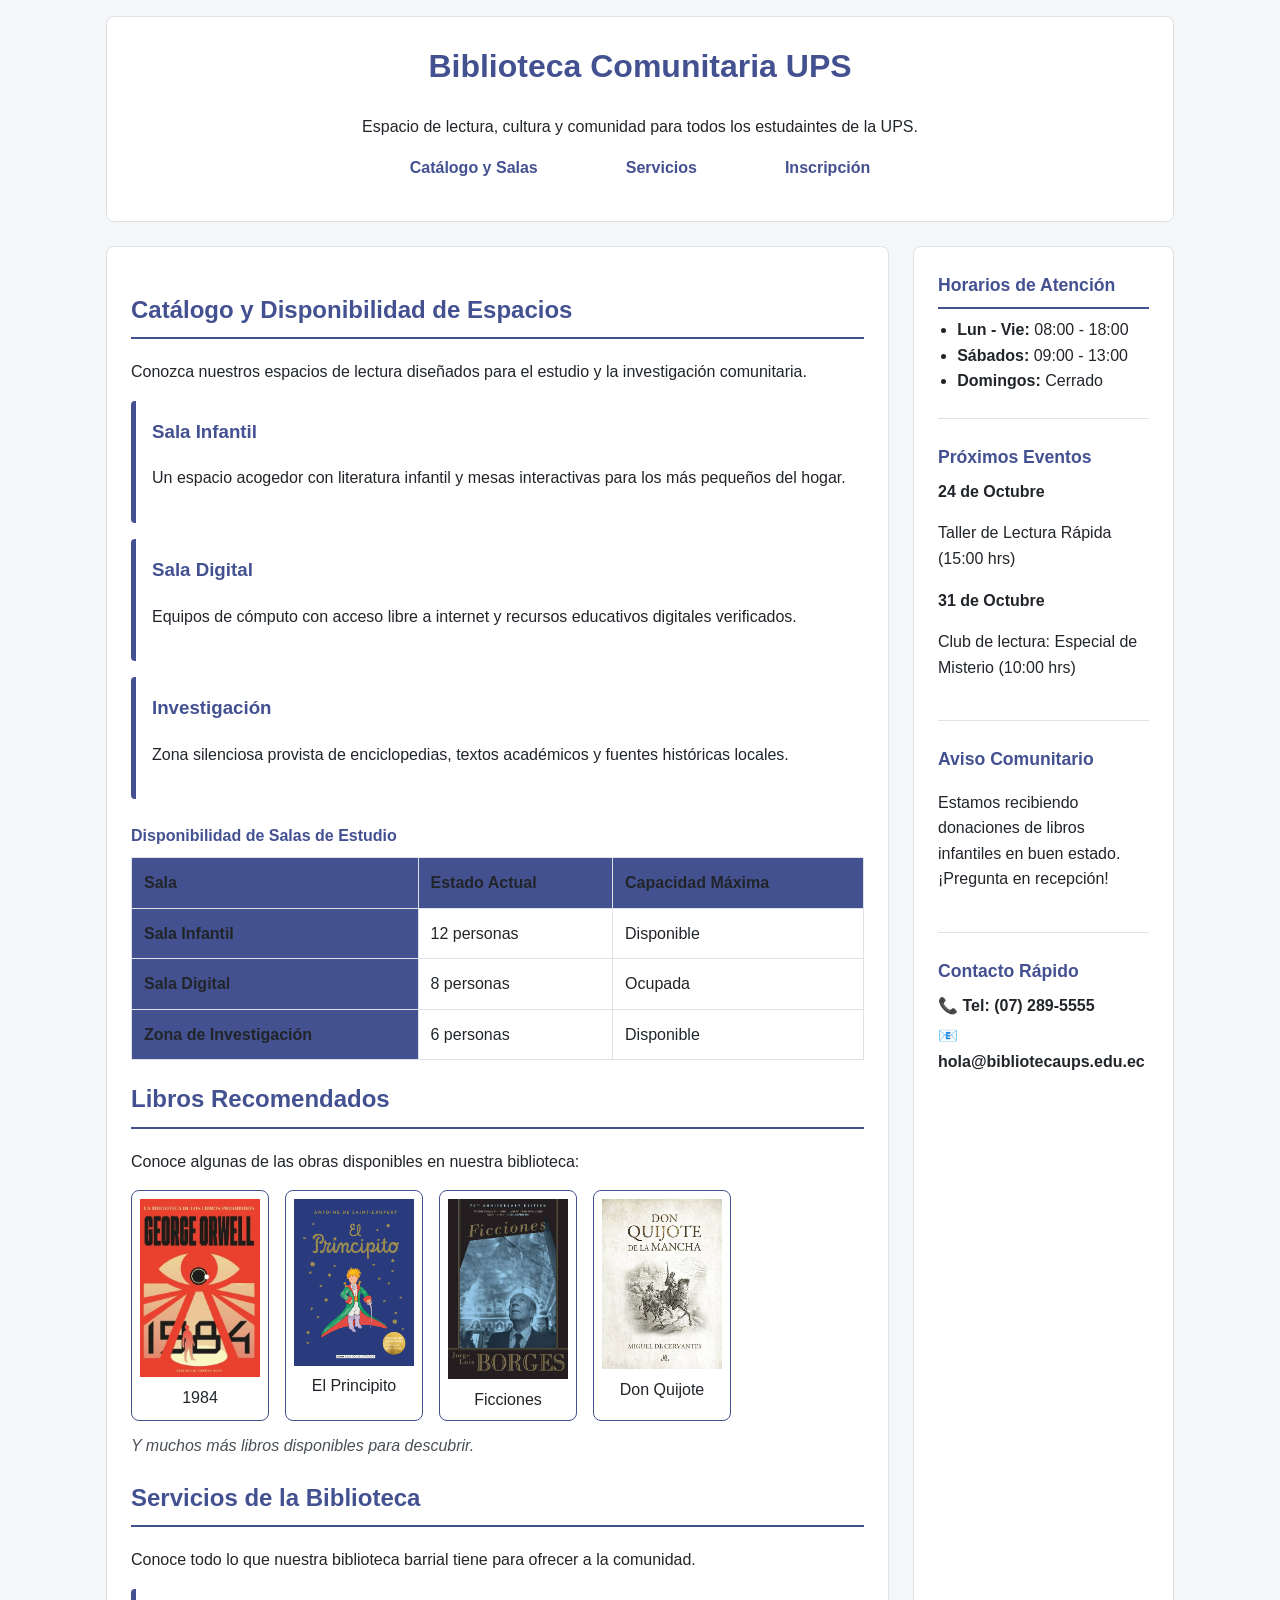
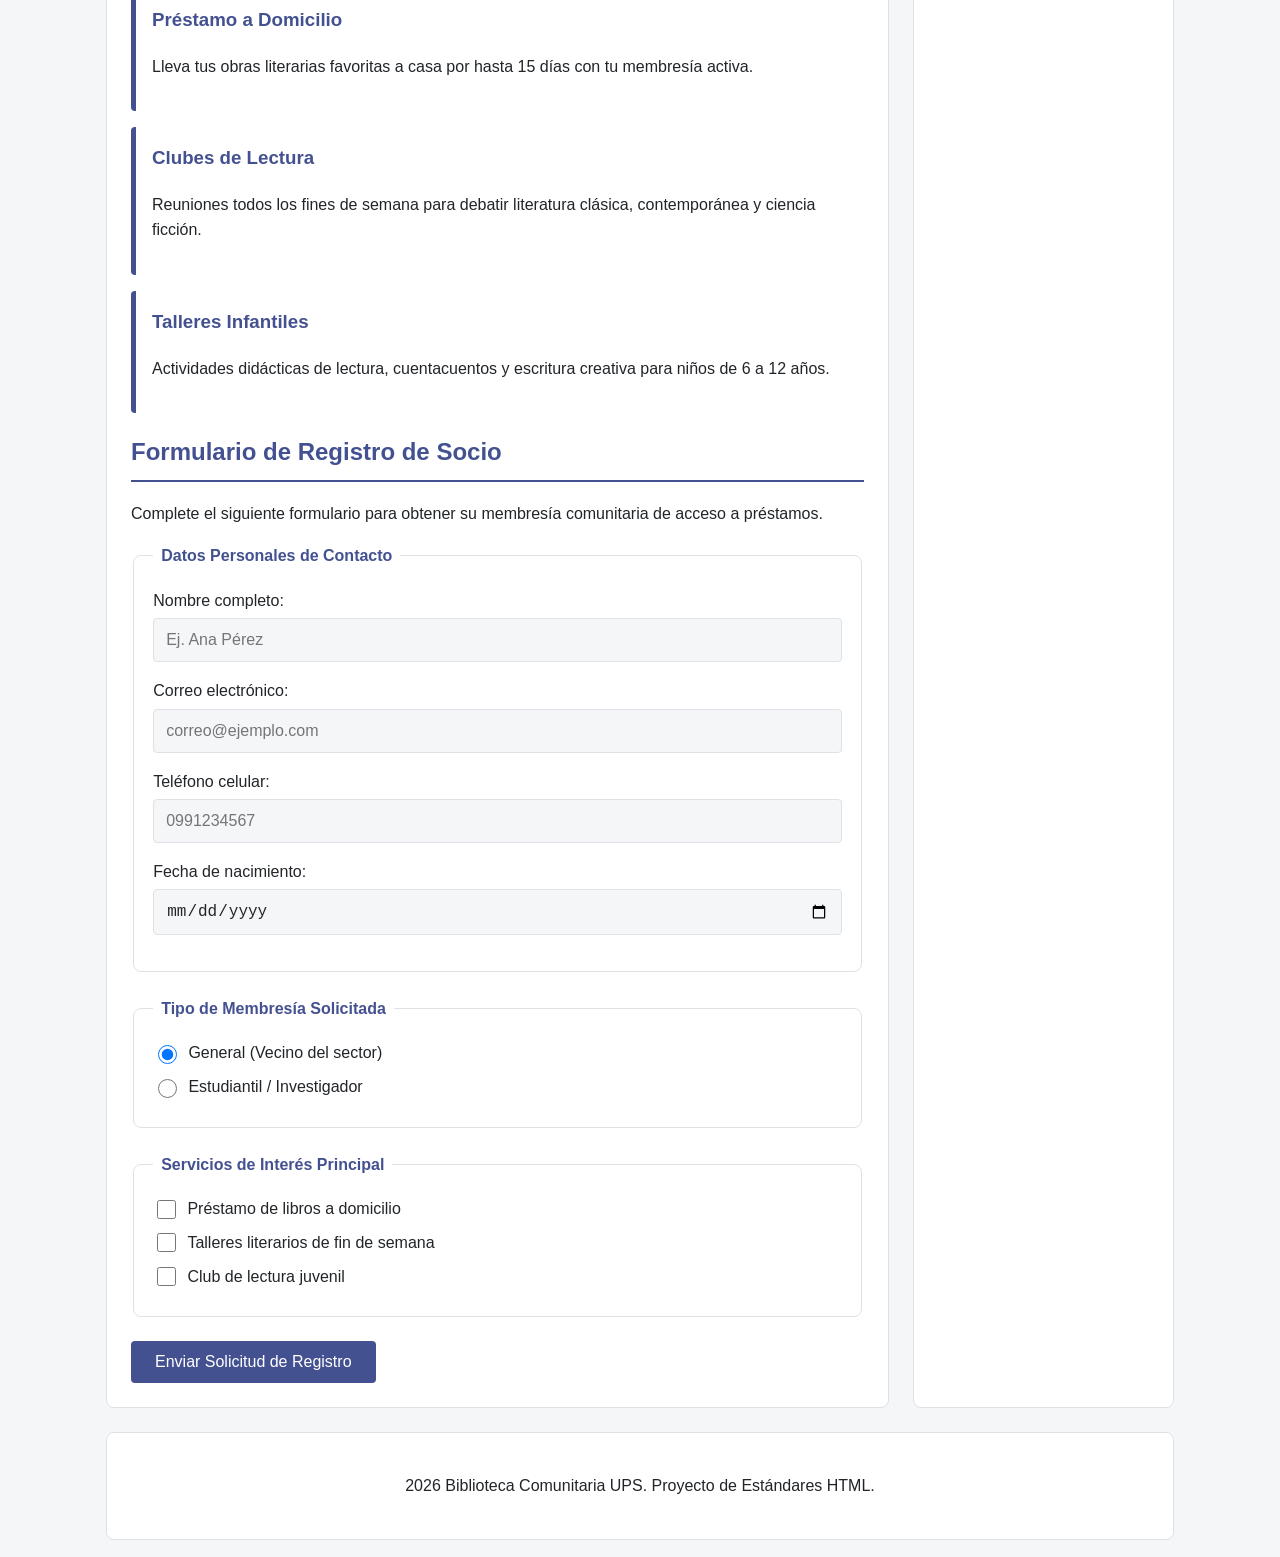
<file: index.html>
<!DOCTYPE html>
<html lang="es">
<head>
    <meta charset="UTF-8">
    <meta name="viewport" content="width=device-width, initial-scale=1.0">
    <title>Biblioteca Barrial UPS</title>
    <link rel="stylesheet" href="css/estilos.css">
</head>
<body>

    <header>
        <div class="header-container">
            <h1>Biblioteca Comunitaria UPS</h1>
            <p>Espacio de lectura, cultura y comunidad para todos los estudaintes de la UPS.</p>
            <nav>
                <ul>
                    <li><a href="#catalogo">Catálogo y Salas</a></li>
                    <li><a href="#servicios">Servicios</a></li>
                    <li><a href="#registro">Inscripción</a></li>
                </ul>
            </nav>
        </div>
    </header>
    <main>
        <section id="catalogo">
            <h2>Catálogo y Disponibilidad de Espacios</h2>
            <p>Conozca nuestros espacios de lectura diseñados para el estudio y la investigación comunitaria.</p>
            
           
            <div class="cards-container">
                <article class="card">
                    <h3>Sala Infantil</h3>
                    <p>Un espacio acogedor con literatura infantil y mesas interactivas para los más pequeños del hogar.</p>
                </article>
                <article class="card">
                    <h3>Sala Digital</h3>
                    <p>Equipos de cómputo con acceso libre a internet y recursos educativos digitales verificados.</p>
                </article>
                <article class="card">
                    <h3>Investigación</h3>
                    <p>Zona silenciosa provista de enciclopedias, textos académicos y fuentes históricas locales.</p>
                </article>
            </div>

            <div class="table-wrapper">
                <table>
                    <caption>Disponibilidad de Salas de Estudio</caption>
                    <thead>
                        <tr>
                            <th scope="col">Sala</th>
                            <th scope="col">Estado Actual</th>
                            <th scope="col">Capacidad Máxima</th>
                        </tr>
                    </thead>
                    <tbody>
                        <tr>
                            <th scope="row">Sala Infantil</th>
                            <td>12 personas</td>
                            <td>Disponible</td>
                        </tr>
                        <tr>
                            <th scope="row">Sala Digital</th>
                            <td>8 personas</td>
                            <td>Ocupada</td>
                        </tr>
                        <tr>
                            <th scope="row">Zona de Investigación</th>
                            <td>6 personas</td>
                            <td>Disponible</td>
                        </tr>
                    </tbody>
                </table>
            </div>
        </section>
        <section id="libros">
            <h2>Libros Recomendados</h2>
            <p>Conoce algunas de las obras disponibles en nuestra biblioteca:</p>
            
            <div class="galeria-simple">
                <figure>
                    <img src="images/libro1.jpg" alt="Portada de 1984" width="120">
                    <figcaption>1984</figcaption>
                </figure>

                <figure>
                    <img src="images/libro2.jpg" alt="Portada de El Principito" width="120">
                    <figcaption>El Principito</figcaption>
                </figure>

                <figure>
                    <img src="images/libro3.jpg" alt="Portada de Ficciones" width="120">
                    <figcaption>Ficciones</figcaption>
                </figure>
                
                <figure>
                    <img src="images/libro4.jpg" alt="Portada de Don Quijote" width="120">
                    <figcaption>Don Quijote</figcaption>
                </figure>
            </div>
            <p class="gallery-note">Y muchos más libros disponibles para descubrir.</p>
        </section>
        <section id="servicios">
            <h2>Servicios de la Biblioteca</h2>
            <p>Conoce todo lo que nuestra biblioteca barrial tiene para ofrecer a la comunidad.</p>
            
            <div class="cards-container">
                <article class="card">
                    <h3>Préstamo a Domicilio</h3>
                    <p>Lleva tus obras literarias favoritas a casa por hasta 15 días con tu membresía activa.</p>
                </article>
                <article class="card">
                    <h3>Clubes de Lectura</h3>
                    <p>Reuniones todos los fines de semana para debatir literatura clásica, contemporánea y ciencia ficción.</p>
                </article>
                <article class="card">
                    <h3>Talleres Infantiles</h3>
                    <p>Actividades didácticas de lectura, cuentacuentos y escritura creativa para niños de 6 a 12 años.</p>
                </article>
            </div>
        </section>
        <section id="registro">
            <h2>Formulario de Registro de Socio</h2>
            <p>Complete el siguiente formulario para obtener su membresía comunitaria de acceso a préstamos.</p>
            
            <form action="#" method="POST">
                
                <fieldset>
                    <legend>Datos Personales de Contacto</legend>
                    
                    <div class="form-group">
                        <label for="nombre">Nombre completo:</label>
                        <input type="text" id="nombre" name="nombre" required placeholder="Ej. Ana Pérez">
                    </div>

                    <div class="form-group">
                        <label for="correo">Correo electrónico:</label>
                        <input type="email" id="correo" name="correo" required placeholder="correo@ejemplo.com">
                    </div>

                    <div class="form-group">
                        <label for="telefono">Teléfono celular:</label>
                        <input type="tel" id="telefono" name="telefono" pattern="[0-9]{10}" title="Debe contener 10 dígitos numéricos" required placeholder="0991234567">
                    </div>

                    <div class="form-group">
                        <label for="fecha-nacimiento">Fecha de nacimiento: </label>
                        <input type="date" id="fecha-nacimiento" name="fecha_nacimiento" min="1920-01-01" max="2026-24-10" required>
                    </div>
                    </div>
                </fieldset>

                <fieldset>
                    <legend>Tipo de Membresía Solicitada</legend>
                    <div class="radio-group">
                        <div>
                            <input type="radio" id="membresia-general" name="tipo_membresia" value="general" checked>
                            <label for="membresia-general">General (Vecino del sector)</label>
                        </div>
                        <div>
                            <input type="radio" id="membresia-estudiantil" name="tipo_membresia" value="estudiantil">
                            <label for="membresia-estudiantil">Estudiantil / Investigador</label>
                        </div>
                    </div>
                </fieldset>

                <fieldset>
                    <legend>Servicios de Interés Principal</legend>
                    <div class="checkbox-group">
                        <div>
                            <input type="checkbox" id="serv-prestamo" name="intereses" value="prestamo">
                            <label for="serv-prestamo">Préstamo de libros a domicilio</label>
                        </div>
                        <div>
                            <input type="checkbox" id="serv-talleres" name="intereses" value="talleres">
                            <label for="serv-talleres">Talleres literarios de fin de semana</label>
                        </div>
                        <div>
                            <input type="checkbox" id="serv-club" name="intereses" value="club">
                            <label for="serv-club">Club de lectura juvenil</label>
                        </div>
                    </div>
                </fieldset>

                <button type="submit" class="btn-submit">Enviar Solicitud de Registro</button>
            </form>
        </section>
         </main>    

    <aside>

        <div class="aside-bloque">
            <h2>Horarios de Atención</h2>
            <ul>
                <li><strong>Lun - Vie:</strong> 08:00 - 18:00</li>
                <li><strong>Sábados:</strong> 09:00 - 13:00</li>
                <li><strong>Domingos:</strong> Cerrado</li>
            </ul>
        </div>


        <div class="aside-bloque">
            <h3>Próximos Eventos</h3>
            <div class="evento">
                <strong>24 de Octubre</strong>
                <p>Taller de Lectura Rápida (15:00 hrs)</p>
            </div>
            <div class="evento">
                <strong>31 de Octubre</strong>
                <p>Club de lectura: Especial de Misterio (10:00 hrs)</p>
            </div>
        </div>


        <div class="aside-bloque">
            <h3>Aviso Comunitario</h3>
            <p>Estamos recibiendo donaciones de libros infantiles en buen estado. ¡Pregunta en recepción!</p>
        </div>


        <div class="aside-bloque contacto-rapido">
            <h3>Contacto Rápido</h3>
            <p>📞 Tel: (07) 289-5555</p>
            <p>📧 hola@bibliotecaups.edu.ec</p>
        </div>
    </aside>


    <footer>
        <p> 2026 Biblioteca Comunitaria UPS. Proyecto de Estándares HTML.</p>
    </footer>

        
        
   
        

       

</body>
</html>
</file>
<file: css/estilos.css>
:root {
    --color-primario: #445191;      
    --color-secundario: #445191;     
    --color-fondo: #f4f6f8;          
    --color-tarjeta: #ffffff;       
    --color-texto: #212529;         
    --color-texto-claro: #495057;   
    --color-cajas: #ffffff;
    --borde-radio: 8px;
    --figure-border: #dee2e6;
}

@media (prefers-color-scheme: dark) {
    :root {
        --color-primario: #329b94;
        --color-secundario: #329b94;
        --color-fondo: #121212;
        --color-tarjeta: #1e1e1e;
        --color-texto: #ffffff;    
        --color-texto-claro: #a0aab5;   
        --color-cajas: #1e1e1e;
        --figure-border: #329b94;
    }

    th, .btn-submit {
        color: #121212;
        font-weight: 900;
    }
}

* {
    box-sizing: border-box;
}

a:focus-visible, button:focus-visible, input:focus-visible {
    outline: 3px solid #005fcc;
    outline-offset: 2px;
}

body { 
    display: grid;
    grid-template-columns: 1fr;
    gap: 1.5rem;
    padding: 1rem;
    margin: 0;
    font-family: "Segoe UI", Roboto, sans-serif;
    color: var(--color-texto);
    background-color: var(--color-fondo);
    line-height: 1.6;
}

header, main, aside, footer {
    background-color: var(--color-cajas);
    padding: 1.5rem;
    border-radius: var(--borde-radio);
    border: 1px solid var(--figure-border);
}

header, footer {
    text-align: center;
}

header h1 {
    color: var(--color-primario);
    margin-top: 0;
}

h2 {
    color: var(--color-primario);
    border-bottom: 2px solid var(--color-secundario);
    padding-bottom: 0.5rem;
}

nav ul {
    list-style: none;
    padding: 0;
    display: flex;
    flex-wrap: wrap;
    gap: 1rem;
    justify-content: center;
}

nav a {
    color: var(--color-primario);
    text-decoration: none;
    font-weight: bold;
    padding: 0.5rem 0.75rem;
    border-radius: 4px;
}

nav a:hover {
    background-color: var(--color-secundario);
    color: #ffffff;
}

.cards-container {
    display: flex;
    flex-direction: column;
    gap: 1rem;  
}

.card {
    background-color: var(--color-tarjeta);
    border-left: 5px solid var(--color-secundario);
    padding: 1rem;
    border-radius: 4px;
}

.card h3 {
    margin-top: 0;
    color: var(--color-secundario);
}

.galeria-simple {
    display: flex;       
    flex-wrap: wrap;     
    gap: 1rem;           
    margin-top: 1rem;
}

.galeria-simple figure {
    margin: 0;
    border: 1px solid var(--color-secundario);
    padding: 0.5rem;
    text-align: center;
    background-color: var(--color-tarjeta);
    border-radius: var(--borde-radio);
}

.gallery-note {
    margin-top: 0.75rem;
    font-style: italic;
    color: var(--color-texto-claro);
}

.table-wrapper {
    overflow-x: auto;
    margin-top: 1.5rem;
}

table {
    width: 100%;
    border-collapse: collapse;
    text-align: left;
}

caption {
    font-weight: bold;
    margin-bottom: 0.5rem;
    text-align: left;
    color: var(--color-primario);
}

th, td {
    padding: 0.75rem;
    border: 1px solid var(--figure-border);
}

th {
    background-color: var(--color-primario);
}

fieldset {
    border: 1px solid var(--figure-border);
    border-radius: var(--borde-radio);
    padding: 1.2rem;
    margin-bottom: 1.5rem;
}

legend {
    font-weight: bold;
    color: var(--color-primario);
    padding: 0 0.5rem;
}

.form-group {
    margin-bottom: 1rem;
}

label {
    display: block;
    margin-bottom: 0.3rem;
    font-weight: 500;
}

input[type="text"],
input[type="email"],
input[type="tel"],
input[type="date"] {
    width: 100%;
    padding: 0.75rem;
    border: 1px solid var(--figure-border);
    border-radius: 4px;
    font-size: 1rem;
    background-color: var(--color-fondo);
    color: var(--color-texto);
}

.radio-group div, .checkbox-group div {
    margin-bottom: 0.5rem;
    display: flex;
    align-items: center;
    gap: 0.5rem;
}

.radio-group input, .checkbox-group input {
    width: 1.2rem;
    height: 1.2rem;
}

.radio-group label, .checkbox-group label {
    margin-bottom: 0;
    font-weight: normal;
}

.btn-submit {
    background-color: var(--color-primario);
    color: white;
    border: none;
    padding: 0.75rem 1.5rem;
    font-size: 1rem;
    border-radius: 4px;
    cursor: pointer;
    width: 100%;
}

.btn-submit:hover {
    opacity: 0.9;
}

aside h2, aside h3 {
    margin-top: 0;
    margin-bottom: 0.5rem;
    font-size: 1.1rem;
    color: var(--color-primario);
}

.aside-bloque {
    margin-bottom: 1.5rem;
    padding-bottom: 1.5rem;
    border-bottom: 1px solid var(--figure-border);
}

.aside-bloque:last-child {
    border-bottom: none;
    margin-bottom: 0;
    padding-bottom: 0;
}

.aside-bloque ul {
    padding-left: 1.2rem;
    margin: 0;
}

.contacto-rapido p {
    margin: 0.3rem 0;
    font-weight: bold;
}

@media (min-width: 600px) {
    body {
        grid-template-columns: 3fr 1fr; 
        grid-template-areas: 
            "cabecera cabecera"
            "principal lateral"
            "pie pie";
        max-width: 1100px;
        margin: auto;
    }

    header { grid-area: cabecera; }
    main { grid-area: principal; }
    aside { grid-area: lateral; }
    footer { grid-area: pie; }

    .btn-submit {
        width: auto;
    }
    
    nav ul { gap: 4rem; }
}

@media print {
    nav, #registro {
        display: none !important; 
    }
    
    body {
        background-color: white;
        color: black; 
    }

    header, main, aside, footer {
        border: none;
        box-shadow: none;
        padding: 0;
    }
}
</file>
